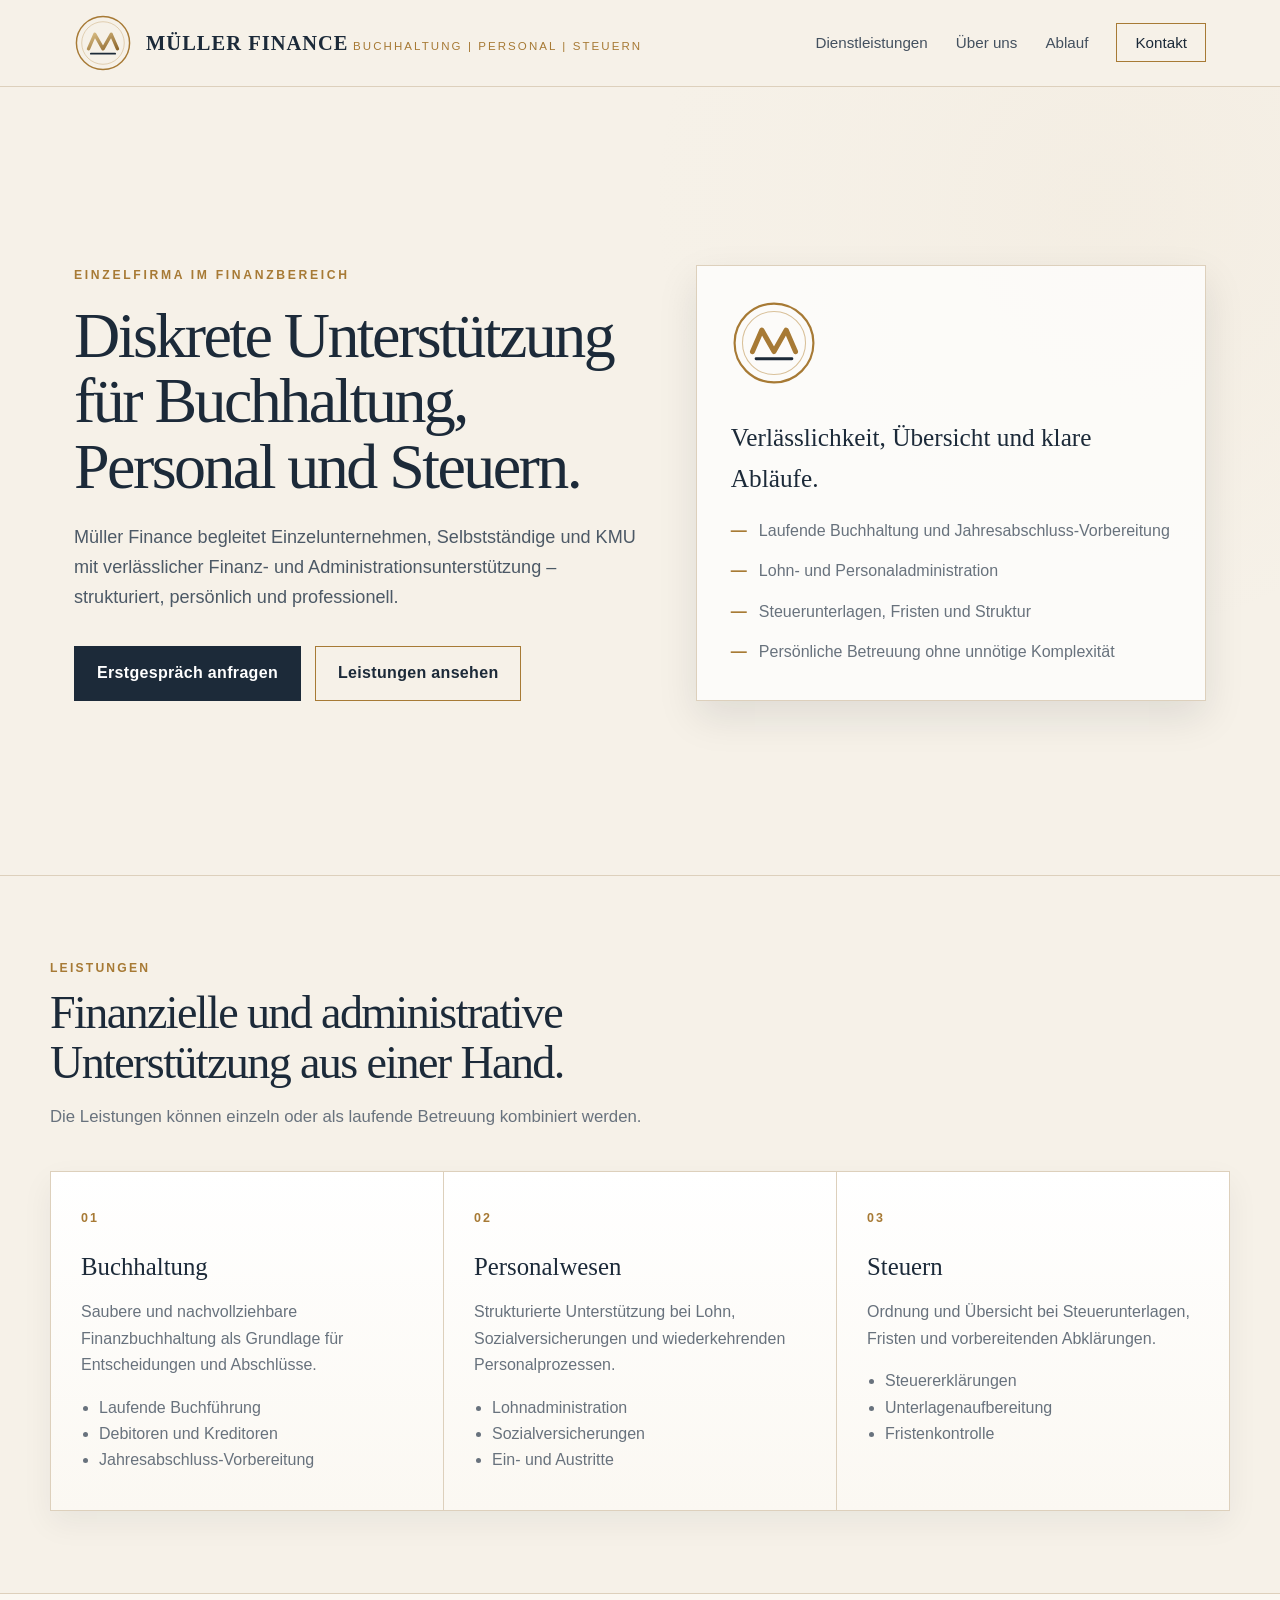
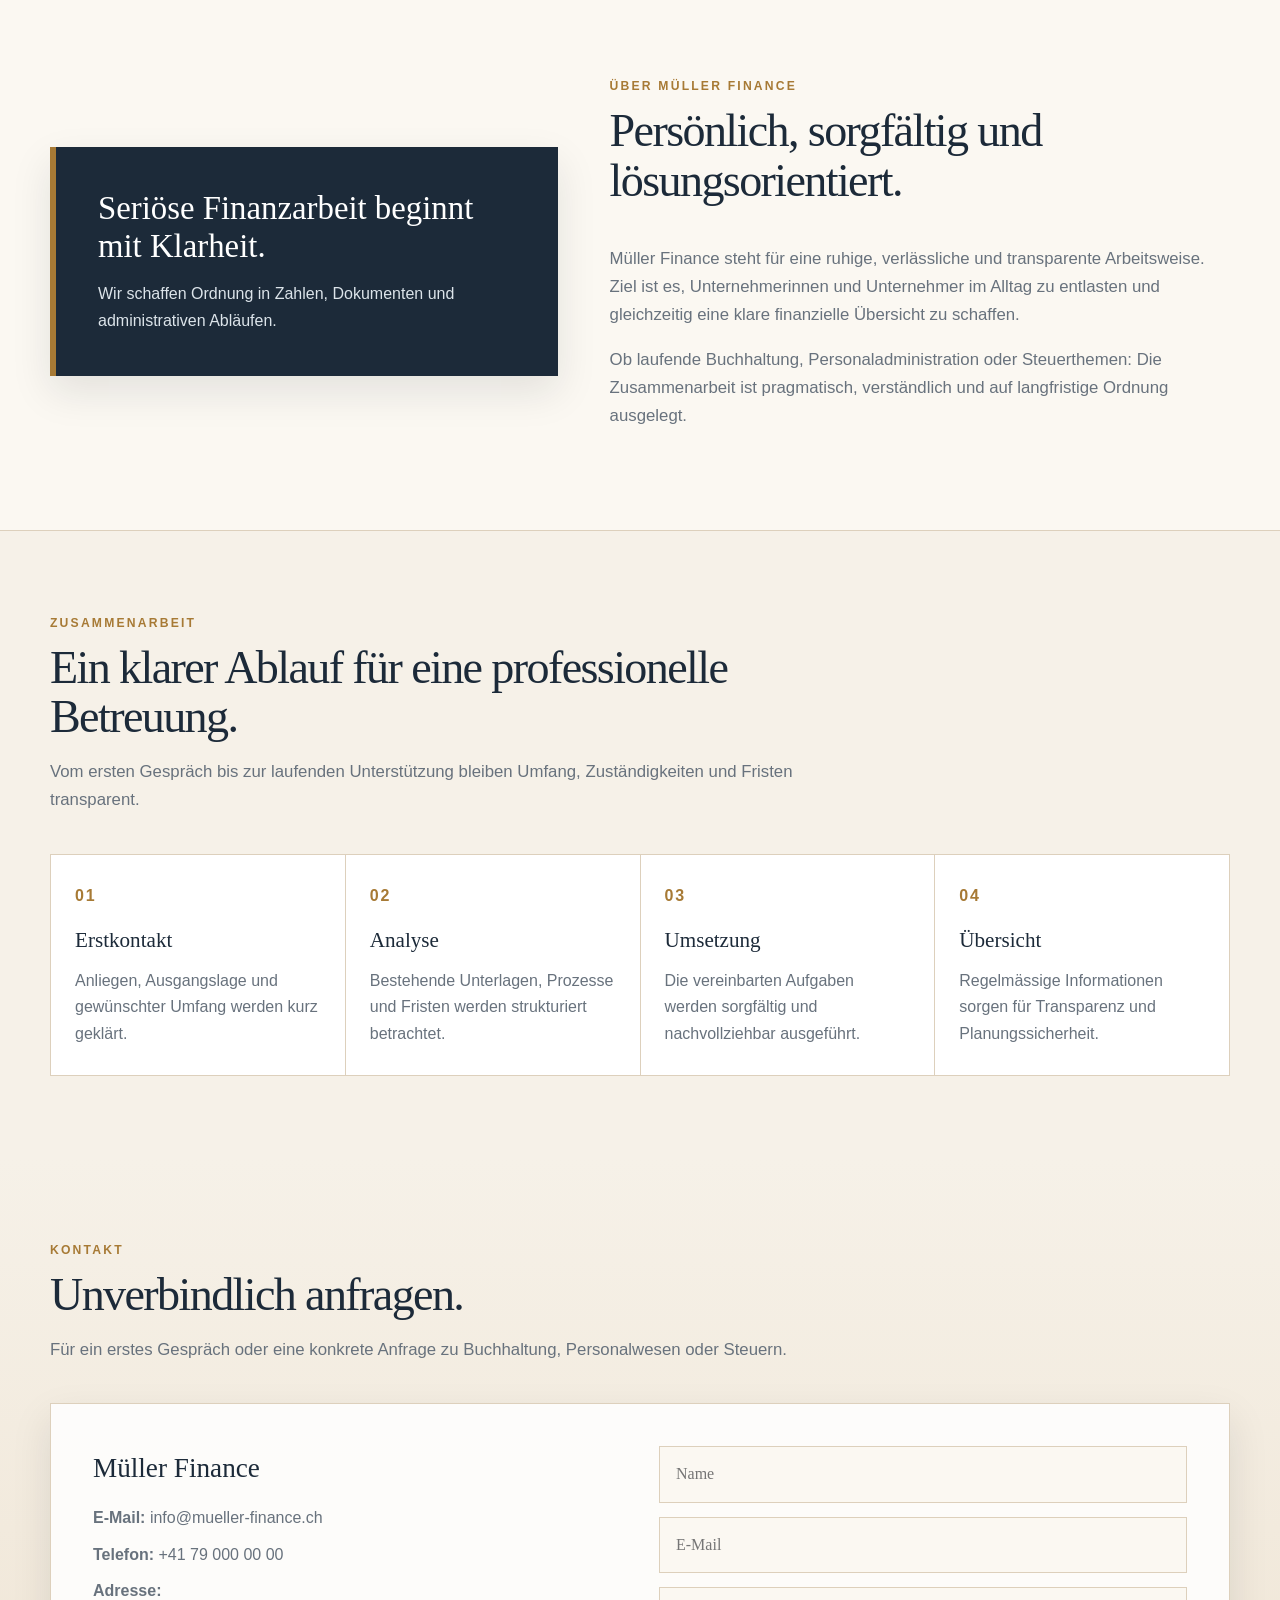
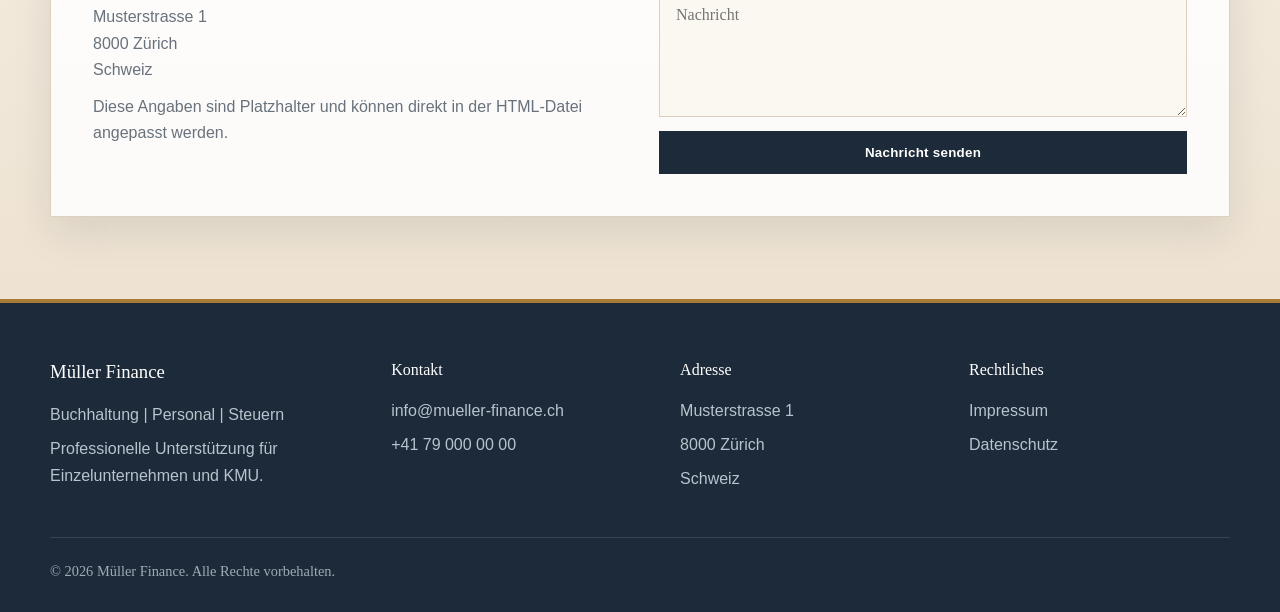
<file: index.html>
<!DOCTYPE html>
<html lang="de-CH">
<head>
  <meta charset="UTF-8" />
  <meta name="viewport" content="width=device-width, initial-scale=1.0" />
  <title>Müller Finance | Buchhaltung · Personal · Steuern</title>
  <meta name="description" content="Müller Finance unterstützt Einzelunternehmen und KMU in Buchhaltung, Personalwesen und Steuern." />
  <style>
    :root {
      --paper: #f6f1e8;
      --paper-2: #fbf8f2;
      --ink: #18212b;
      --muted: #68727d;
      --gold: #a77a35;
      --gold-soft: #d9c19a;
      --line: #ddd0bc;
      --white: #ffffff;
      --navy: #1c2a39;
      --shadow: 0 16px 38px rgba(24, 33, 43, 0.10);
      --radius: 6px;
    }

    * {
      box-sizing: border-box;
      margin: 0;
      padding: 0;
      scroll-behavior: smooth;
    }

    body {
      font-family: Georgia, "Times New Roman", serif;
      background: var(--paper);
      color: var(--ink);
      line-height: 1.65;
    }

    p, a, li, input, textarea, button {
      font-family: "Segoe UI", Arial, sans-serif;
    }

    a {
      color: inherit;
      text-decoration: none;
    }

    header {
      position: sticky;
      top: 0;
      z-index: 1000;
      background: rgba(246, 241, 232, 0.95);
      backdrop-filter: blur(10px);
      border-bottom: 1px solid var(--line);
    }

    .nav {
      max-width: 1180px;
      margin: 0 auto;
      padding: 14px 24px;
      display: flex;
      align-items: center;
      justify-content: space-between;
      gap: 30px;
    }

    .brand {
      display: flex;
      align-items: center;
      gap: 14px;
      min-width: 245px;
    }

    .brand svg {
      width: 58px;
      height: 58px;
      flex: 0 0 auto;
    }

    .brand-text {
      line-height: 1.1;
    }

    .brand-title {
      font-size: 1.28rem;
      font-weight: 600;
      letter-spacing: 0.05em;
      color: var(--navy);
      text-transform: uppercase;
      font-family: Georgia, "Times New Roman", serif;
    }

    .brand-subtitle {
      margin-top: 4px;
      font-size: 0.72rem;
      letter-spacing: 0.18em;
      color: var(--gold);
      text-transform: uppercase;
    }

    nav ul {
      list-style: none;
      display: flex;
      align-items: center;
      gap: 28px;
      color: #44515f;
      font-weight: 500;
      font-size: 0.95rem;
    }

    nav a {
      padding: 8px 0;
      border-bottom: 1px solid transparent;
    }

    nav a:hover {
      color: var(--gold);
      border-bottom-color: var(--gold);
    }

    .nav-cta {
      border: 1px solid var(--gold);
      color: var(--navy);
      padding: 10px 18px;
      border-radius: 0;
    }

    .nav-cta:hover {
      background: var(--navy);
      color: var(--white);
      border-color: var(--navy);
    }

    .hero {
      position: relative;
      border-bottom: 1px solid var(--line);
      background:
        linear-gradient(90deg, rgba(246,241,232,1) 0%, rgba(246,241,232,.92) 48%, rgba(246,241,232,.78) 100%),
        radial-gradient(circle at 85% 15%, rgba(167,122,53,.16), transparent 34%);
    }

    .hero-inner {
      max-width: 1180px;
      margin: 0 auto;
      padding: 96px 24px 92px;
      display: grid;
      grid-template-columns: 1.05fr 0.95fr;
      gap: 58px;
      align-items: center;
    }

    .eyebrow {
      color: var(--gold);
      font-weight: 700;
      letter-spacing: 0.22em;
      text-transform: uppercase;
      font-size: 0.76rem;
      margin-bottom: 18px;
      font-family: "Segoe UI", Arial, sans-serif;
    }

    h1 {
      font-size: clamp(2.7rem, 5vw, 4.9rem);
      line-height: 1.02;
      margin-bottom: 24px;
      letter-spacing: -0.04em;
      font-weight: 500;
      color: var(--navy);
    }

    .lead {
      max-width: 650px;
      color: #4c5966;
      font-size: 1.13rem;
      margin-bottom: 34px;
    }

    .actions {
      display: flex;
      gap: 14px;
      flex-wrap: wrap;
    }

    .btn {
      display: inline-flex;
      align-items: center;
      justify-content: center;
      padding: 13px 22px;
      font-weight: 700;
      border: 1px solid transparent;
      transition: all 0.2s ease;
      letter-spacing: 0.02em;
      cursor: pointer;
    }

    .btn-primary {
      background: var(--navy);
      color: var(--white);
      border-color: var(--navy);
    }

    .btn-primary:hover {
      background: #111923;
      transform: translateY(-1px);
    }

    .btn-secondary {
      border-color: var(--gold);
      color: var(--navy);
      background: transparent;
    }

    .btn-secondary:hover {
      background: rgba(167, 122, 53, 0.10);
      transform: translateY(-1px);
    }

    .credential-card {
      background: rgba(255,255,255,0.74);
      border: 1px solid var(--line);
      padding: 34px;
      box-shadow: var(--shadow);
    }

    .credential-card .small-logo {
      width: 86px;
      height: 86px;
      margin-bottom: 22px;
    }

    .credential-card h2 {
      font-size: 1.58rem;
      font-weight: 500;
      color: var(--navy);
      margin-bottom: 18px;
    }

    .check-list {
      list-style: none;
      display: grid;
      gap: 14px;
    }

    .check-list li {
      display: flex;
      gap: 12px;
      color: var(--muted);
    }

    .check-list li::before {
      content: "—";
      color: var(--gold);
      font-weight: 800;
    }

    section {
      padding: 82px 24px;
    }

    .container {
      max-width: 1180px;
      margin: 0 auto;
    }

    .section-title {
      max-width: 760px;
      margin-bottom: 40px;
    }

    .section-label {
      color: var(--gold);
      text-transform: uppercase;
      letter-spacing: 0.18em;
      font-size: 0.76rem;
      font-weight: 700;
      font-family: "Segoe UI", Arial, sans-serif;
      margin-bottom: 10px;
    }

    .section-title h2 {
      font-size: clamp(2.1rem, 3.6vw, 3.35rem);
      line-height: 1.08;
      margin-bottom: 16px;
      letter-spacing: -0.035em;
      font-weight: 500;
      color: var(--navy);
    }

    .section-title p {
      color: var(--muted);
      font-size: 1.05rem;
    }

    .services {
      display: grid;
      grid-template-columns: repeat(3, 1fr);
      border-top: 1px solid var(--line);
      border-left: 1px solid var(--line);
      background: var(--white);
      box-shadow: 0 12px 30px rgba(24, 33, 43, 0.06);
    }

    .service-card {
      padding: 36px 30px;
      min-height: 285px;
      border-right: 1px solid var(--line);
      border-bottom: 1px solid var(--line);
      background: linear-gradient(180deg, #fff, #fbf8f2);
    }

    .service-number {
      font-family: "Segoe UI", Arial, sans-serif;
      color: var(--gold);
      font-weight: 800;
      letter-spacing: 0.16em;
      font-size: 0.78rem;
      margin-bottom: 18px;
    }

    .service-card h3 {
      font-size: 1.55rem;
      font-weight: 500;
      margin-bottom: 12px;
      color: var(--navy);
    }

    .service-card p {
      color: var(--muted);
      margin-bottom: 16px;
    }

    .service-card ul {
      padding-left: 18px;
      color: var(--muted);
    }

    .about {
      background: var(--paper-2);
      border-top: 1px solid var(--line);
      border-bottom: 1px solid var(--line);
    }

    .about-grid {
      display: grid;
      grid-template-columns: 0.9fr 1.1fr;
      gap: 52px;
      align-items: center;
    }

    .quote-box {
      background: var(--navy);
      color: var(--white);
      padding: 42px;
      box-shadow: var(--shadow);
      border-left: 6px solid var(--gold);
    }

    .quote-box strong {
      display: block;
      font-size: 2.05rem;
      line-height: 1.16;
      margin-bottom: 16px;
      font-weight: 500;
    }

    .quote-box p {
      color: #dce4ea;
    }

    .about-text p {
      color: var(--muted);
      margin-bottom: 18px;
      font-size: 1.05rem;
    }

    .process-grid {
      display: grid;
      grid-template-columns: repeat(4, 1fr);
      gap: 0;
      border-top: 1px solid var(--line);
      border-left: 1px solid var(--line);
      background: var(--white);
    }

    .step {
      border-right: 1px solid var(--line);
      border-bottom: 1px solid var(--line);
      padding: 28px 24px;
      background: var(--white);
    }

    .step-number {
      color: var(--gold);
      font-weight: 800;
      margin-bottom: 14px;
      letter-spacing: 0.12em;
      font-family: "Segoe UI", Arial, sans-serif;
    }

    .step h3 {
      font-weight: 500;
      color: var(--navy);
      margin-bottom: 10px;
      font-size: 1.32rem;
    }

    .step p {
      color: var(--muted);
    }

    .contact {
      background: linear-gradient(180deg, var(--paper), #eee3d2);
    }

    .contact-card {
      background: rgba(255,255,255,0.86);
      border: 1px solid var(--line);
      padding: 42px;
      display: grid;
      grid-template-columns: 1fr 1fr;
      gap: 38px;
      box-shadow: var(--shadow);
    }

    .contact-card h3 {
      font-weight: 500;
      color: var(--navy);
      font-size: 1.7rem;
      margin-bottom: 14px;
    }

    .contact-card p {
      color: var(--muted);
      margin-bottom: 10px;
    }

    form {
      display: grid;
      gap: 14px;
    }

    input, textarea {
      width: 100%;
      padding: 14px 16px;
      border: 1px solid var(--line);
      font: inherit;
      background: var(--paper-2);
      color: var(--ink);
    }

    textarea {
      min-height: 130px;
      resize: vertical;
    }

    footer {
      background: var(--navy);
      color: #d7dee6;
      padding: 54px 24px 28px;
      border-top: 4px solid var(--gold);
    }

    .footer-grid {
      max-width: 1180px;
      margin: 0 auto;
      display: grid;
      grid-template-columns: 1.2fr 1fr 1fr 1fr;
      gap: 28px;
    }

    footer h3, footer h4 {
      color: var(--white);
      margin-bottom: 14px;
      font-weight: 500;
    }

    footer p, footer a {
      color: #b9c3ce;
      display: block;
      margin-bottom: 8px;
    }

    footer a:hover {
      color: var(--gold-soft);
    }

    .footer-bottom {
      max-width: 1180px;
      margin: 36px auto 0;
      padding-top: 22px;
      border-top: 1px solid rgba(255,255,255,0.12);
      color: #9faab5;
      font-size: 0.9rem;
    }

    .legal-modal {
      display: none;
      position: fixed;
      inset: 0;
      background: rgba(24,33,43,0.62);
      z-index: 2000;
      align-items: center;
      justify-content: center;
      padding: 24px;
    }

    .legal-modal.active {
      display: flex;
    }

    .legal-content {
      max-width: 760px;
      max-height: 80vh;
      overflow: auto;
      background: var(--paper-2);
      border: 1px solid var(--line);
      padding: 36px;
      box-shadow: var(--shadow);
    }

    .legal-content h2 {
      color: var(--navy);
      font-weight: 500;
      margin-bottom: 16px;
    }

    .legal-content p {
      color: var(--muted);
      margin-bottom: 12px;
    }

    @media (max-width: 900px) {
      .nav {
        align-items: flex-start;
        flex-direction: column;
      }

      nav ul {
        flex-wrap: wrap;
        gap: 14px;
      }

      .hero-inner,
      .about-grid,
      .contact-card,
      .footer-grid {
        grid-template-columns: 1fr;
      }

      .services,
      .process-grid {
        grid-template-columns: 1fr;
      }

      .hero-inner {
        padding-top: 58px;
      }
    }
  </style>
</head>
<body>
  <header>
    <div class="nav">
      <a class="brand" href="#top" aria-label="Müller Finance Startseite">
        <svg viewBox="0 0 120 120" role="img" aria-label="Müller Finance Logo">
          <defs>
            <linearGradient id="goldGradient" x1="0" x2="1" y1="0" y2="1">
              <stop offset="0%" stop-color="#d8bc83"/>
              <stop offset="100%" stop-color="#8e672d"/>
            </linearGradient>
          </defs>
          <circle cx="60" cy="60" r="55" fill="none" stroke="#a77a35" stroke-width="3"/>
          <circle cx="60" cy="60" r="44" fill="none" stroke="#d9c19a" stroke-width="1.5"/>
          <path d="M30 72 L43 42 L60 72 L77 42 L90 72" fill="none" stroke="url(#goldGradient)" stroke-width="7" stroke-linecap="round" stroke-linejoin="round"/>
          <path d="M35 82 H85" stroke="#1c2a39" stroke-width="4" stroke-linecap="round"/>
        </svg>
        <span class="brand-text">
          <span class="brand-title">Müller Finance</span>
          <span class="brand-subtitle">Buchhaltung | Personal | Steuern</span>
        </span>
      </a>

      <nav aria-label="Hauptnavigation">
        <ul>
          <li><a href="#dienstleistungen">Dienstleistungen</a></li>
          <li><a href="#ueber-uns">Über uns</a></li>
          <li><a href="#ablauf">Ablauf</a></li>
          <li><a class="nav-cta" href="#kontakt">Kontakt</a></li>
        </ul>
      </nav>
    </div>
  </header>

  <main id="top">
    <section class="hero">
      <div class="hero-inner">
        <div>
          <div class="eyebrow">Einzelfirma im Finanzbereich</div>
          <h1>Diskrete Unterstützung für Buchhaltung, Personal und Steuern.</h1>
          <p class="lead">
            Müller Finance begleitet Einzelunternehmen, Selbstständige und KMU mit verlässlicher
            Finanz- und Administrationsunterstützung – strukturiert, persönlich und professionell.
          </p>
          <div class="actions">
            <a class="btn btn-primary" href="#kontakt">Erstgespräch anfragen</a>
            <a class="btn btn-secondary" href="#dienstleistungen">Leistungen ansehen</a>
          </div>
        </div>

        <aside class="credential-card">
          <svg class="small-logo" viewBox="0 0 120 120" aria-hidden="true">
            <circle cx="60" cy="60" r="55" fill="none" stroke="#a77a35" stroke-width="3"/>
            <circle cx="60" cy="60" r="44" fill="none" stroke="#d9c19a" stroke-width="1.5"/>
            <path d="M30 72 L43 42 L60 72 L77 42 L90 72" fill="none" stroke="#a77a35" stroke-width="7" stroke-linecap="round" stroke-linejoin="round"/>
            <path d="M35 82 H85" stroke="#1c2a39" stroke-width="4" stroke-linecap="round"/>
          </svg>
          <h2>Verlässlichkeit, Übersicht und klare Abläufe.</h2>
          <ul class="check-list">
            <li>Laufende Buchhaltung und Jahresabschluss-Vorbereitung</li>
            <li>Lohn- und Personaladministration</li>
            <li>Steuerunterlagen, Fristen und Struktur</li>
            <li>Persönliche Betreuung ohne unnötige Komplexität</li>
          </ul>
        </aside>
      </div>
    </section>

    <section id="dienstleistungen">
      <div class="container">
        <div class="section-title">
          <div class="section-label">Leistungen</div>
          <h2>Finanzielle und administrative Unterstützung aus einer Hand.</h2>
          <p>Die Leistungen können einzeln oder als laufende Betreuung kombiniert werden.</p>
        </div>

        <div class="services">
          <article class="service-card">
            <div class="service-number">01</div>
            <h3>Buchhaltung</h3>
            <p>Saubere und nachvollziehbare Finanzbuchhaltung als Grundlage für Entscheidungen und Abschlüsse.</p>
            <ul>
              <li>Laufende Buchführung</li>
              <li>Debitoren und Kreditoren</li>
              <li>Jahresabschluss-Vorbereitung</li>
            </ul>
          </article>

          <article class="service-card">
            <div class="service-number">02</div>
            <h3>Personalwesen</h3>
            <p>Strukturierte Unterstützung bei Lohn, Sozialversicherungen und wiederkehrenden Personalprozessen.</p>
            <ul>
              <li>Lohnadministration</li>
              <li>Sozialversicherungen</li>
              <li>Ein- und Austritte</li>
            </ul>
          </article>

          <article class="service-card">
            <div class="service-number">03</div>
            <h3>Steuern</h3>
            <p>Ordnung und Übersicht bei Steuerunterlagen, Fristen und vorbereitenden Abklärungen.</p>
            <ul>
              <li>Steuererklärungen</li>
              <li>Unterlagenaufbereitung</li>
              <li>Fristenkontrolle</li>
            </ul>
          </article>
        </div>
      </div>
    </section>

    <section id="ueber-uns" class="about">
      <div class="container about-grid">
        <div class="quote-box">
          <strong>Seriöse Finanzarbeit beginnt mit Klarheit.</strong>
          <p>Wir schaffen Ordnung in Zahlen, Dokumenten und administrativen Abläufen.</p>
        </div>

        <div class="about-text">
          <div class="section-title">
            <div class="section-label">Über Müller Finance</div>
            <h2>Persönlich, sorgfältig und lösungsorientiert.</h2>
          </div>
          <p>
            Müller Finance steht für eine ruhige, verlässliche und transparente Arbeitsweise.
            Ziel ist es, Unternehmerinnen und Unternehmer im Alltag zu entlasten und gleichzeitig
            eine klare finanzielle Übersicht zu schaffen.
          </p>
          <p>
            Ob laufende Buchhaltung, Personaladministration oder Steuerthemen:
            Die Zusammenarbeit ist pragmatisch, verständlich und auf langfristige Ordnung ausgelegt.
          </p>
        </div>
      </div>
    </section>

    <section id="ablauf">
      <div class="container">
        <div class="section-title">
          <div class="section-label">Zusammenarbeit</div>
          <h2>Ein klarer Ablauf für eine professionelle Betreuung.</h2>
          <p>Vom ersten Gespräch bis zur laufenden Unterstützung bleiben Umfang, Zuständigkeiten und Fristen transparent.</p>
        </div>

        <div class="process-grid">
          <div class="step">
            <div class="step-number">01</div>
            <h3>Erstkontakt</h3>
            <p>Anliegen, Ausgangslage und gewünschter Umfang werden kurz geklärt.</p>
          </div>
          <div class="step">
            <div class="step-number">02</div>
            <h3>Analyse</h3>
            <p>Bestehende Unterlagen, Prozesse und Fristen werden strukturiert betrachtet.</p>
          </div>
          <div class="step">
            <div class="step-number">03</div>
            <h3>Umsetzung</h3>
            <p>Die vereinbarten Aufgaben werden sorgfältig und nachvollziehbar ausgeführt.</p>
          </div>
          <div class="step">
            <div class="step-number">04</div>
            <h3>Übersicht</h3>
            <p>Regelmässige Informationen sorgen für Transparenz und Planungssicherheit.</p>
          </div>
        </div>
      </div>
    </section>

    <section id="kontakt" class="contact">
      <div class="container">
        <div class="section-title">
          <div class="section-label">Kontakt</div>
          <h2>Unverbindlich anfragen.</h2>
          <p>Für ein erstes Gespräch oder eine konkrete Anfrage zu Buchhaltung, Personalwesen oder Steuern.</p>
        </div>

        <div class="contact-card">
          <div>
            <h3>Müller Finance</h3>
            <p><strong>E-Mail:</strong> info@mueller-finance.ch</p>
            <p><strong>Telefon:</strong> +41 79 000 00 00</p>
            <p><strong>Adresse:</strong><br>Musterstrasse 1<br>8000 Zürich<br>Schweiz</p>
            <p>Diese Angaben sind Platzhalter und können direkt in der HTML-Datei angepasst werden.</p>
          </div>

          <form onsubmit="event.preventDefault(); alert('Danke für deine Nachricht. In dieser lokalen Demo wird noch nichts versendet.');">
            <input type="text" name="name" placeholder="Name" required />
            <input type="email" name="email" placeholder="E-Mail" required />
            <textarea name="message" placeholder="Nachricht" required></textarea>
            <button class="btn btn-primary" type="submit">Nachricht senden</button>
          </form>
        </div>
      </div>
    </section>
  </main>

  <footer>
    <div class="footer-grid">
      <div>
        <h3>Müller Finance</h3>
        <p>Buchhaltung | Personal | Steuern</p>
        <p>Professionelle Unterstützung für Einzelunternehmen und KMU.</p>
      </div>

      <div>
        <h4>Kontakt</h4>
        <p>info@mueller-finance.ch</p>
        <p>+41 79 000 00 00</p>
      </div>

      <div>
        <h4>Adresse</h4>
        <p>Musterstrasse 1</p>
        <p>8000 Zürich</p>
        <p>Schweiz</p>
      </div>

      <div>
        <h4>Rechtliches</h4>
        <a href="#impressum" onclick="openLegal('Impressum')">Impressum</a>
        <a href="#datenschutz" onclick="openLegal('Datenschutz')">Datenschutz</a>
      </div>
    </div>

    <div class="footer-bottom">
      © <span id="year"></span> Müller Finance. Alle Rechte vorbehalten.
    </div>
  </footer>

  <div class="legal-modal" id="legalModal" onclick="closeLegal(event)">
    <div class="legal-content">
      <h2 id="legalTitle">Impressum</h2>
      <p><strong>Müller Finance</strong><br>Musterstrasse 1<br>8000 Zürich<br>Schweiz</p>
      <p><strong>Kontakt:</strong> info@mueller-finance.ch · +41 79 000 00 00</p>
      <p>
        Dies ist ein Platzhaltertext. Für die finale Veröffentlichung sollten Impressum und Datenschutz
        an die effektiven Unternehmensdaten, eingesetzten Tools und rechtlichen Anforderungen angepasst werden.
      </p>
      <button class="btn btn-primary" onclick="document.getElementById('legalModal').classList.remove('active')">Schliessen</button>
    </div>
  </div>

  <script>
    document.getElementById("year").textContent = new Date().getFullYear();

    function openLegal(type) {
      document.getElementById("legalTitle").textContent = type;
      document.getElementById("legalModal").classList.add("active");
    }

    function closeLegal(event) {
      if (event.target.id === "legalModal") {
        document.getElementById("legalModal").classList.remove("active");
      }
    }
  </script>
</body>
</html>
</file>
